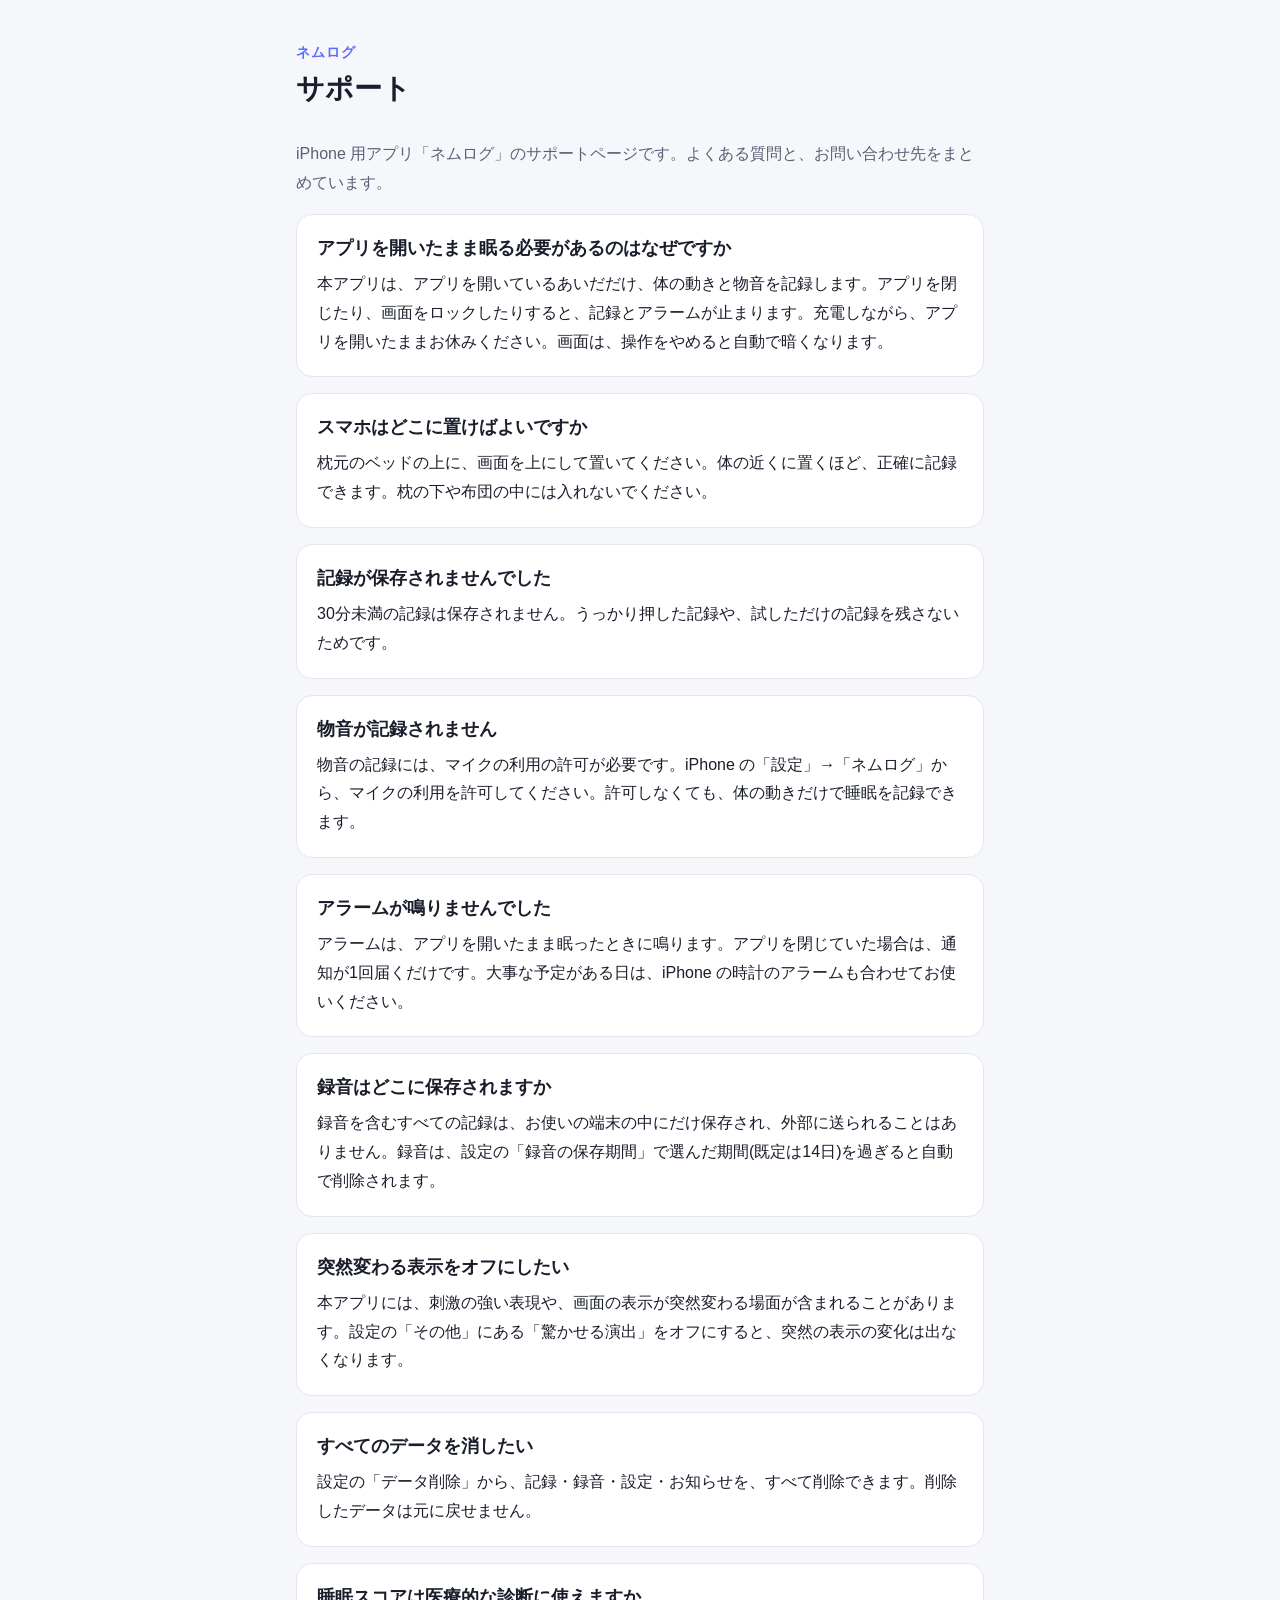
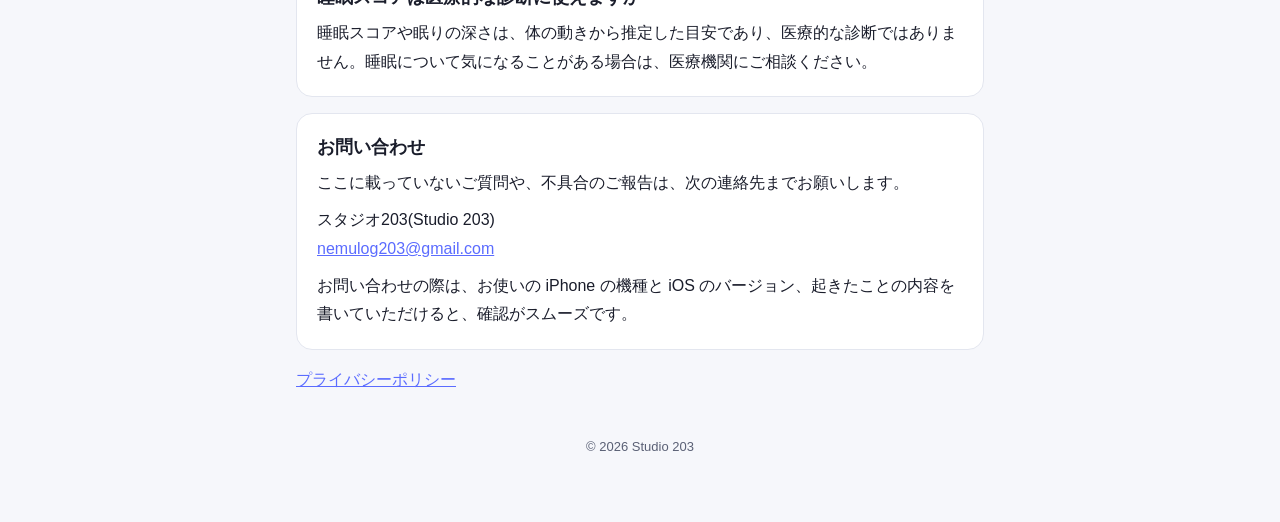
<file: index.html>
<!doctype html>
<html lang="ja">
  <head>
    <meta charset="utf-8" />
    <meta name="viewport" content="width=device-width, initial-scale=1" />
    <meta name="color-scheme" content="light dark" />
    <title>ネムログ サポート</title>
    <link rel="stylesheet" href="style.css" />
  </head>
  <body>
    <main>
      <header>
        <p class="app-name">ネムログ</p>
        <h1>サポート</h1>
      </header>

      <p class="lead">iPhone 用アプリ「ネムログ」のサポートページです。よくある質問と、お問い合わせ先をまとめています。</p>

      <section>
        <h2>アプリを開いたまま眠る必要があるのはなぜですか</h2>
        <p>
          本アプリは、アプリを開いているあいだだけ、体の動きと物音を記録します。アプリを閉じたり、画面をロックしたりすると、記録とアラームが止まります。充電しながら、アプリを開いたままお休みください。画面は、操作をやめると自動で暗くなります。
        </p>
      </section>

      <section>
        <h2>スマホはどこに置けばよいですか</h2>
        <p>枕元のベッドの上に、画面を上にして置いてください。体の近くに置くほど、正確に記録できます。枕の下や布団の中には入れないでください。</p>
      </section>

      <section>
        <h2>記録が保存されませんでした</h2>
        <p>30分未満の記録は保存されません。うっかり押した記録や、試しただけの記録を残さないためです。</p>
      </section>

      <section>
        <h2>物音が記録されません</h2>
        <p>
          物音の記録には、マイクの利用の許可が必要です。iPhone の「設定」→「ネムログ」から、マイクの利用を許可してください。許可しなくても、体の動きだけで睡眠を記録できます。
        </p>
      </section>

      <section>
        <h2>アラームが鳴りませんでした</h2>
        <p>
          アラームは、アプリを開いたまま眠ったときに鳴ります。アプリを閉じていた場合は、通知が1回届くだけです。大事な予定がある日は、iPhone の時計のアラームも合わせてお使いください。
        </p>
      </section>

      <section>
        <h2>録音はどこに保存されますか</h2>
        <p>
          録音を含むすべての記録は、お使いの端末の中にだけ保存され、外部に送られることはありません。録音は、設定の「録音の保存期間」で選んだ期間(既定は14日)を過ぎると自動で削除されます。
        </p>
      </section>

      <section>
        <h2>突然変わる表示をオフにしたい</h2>
        <p>
          本アプリには、刺激の強い表現や、画面の表示が突然変わる場面が含まれることがあります。設定の「その他」にある「驚かせる演出」をオフにすると、突然の表示の変化は出なくなります。
        </p>
      </section>

      <section>
        <h2>すべてのデータを消したい</h2>
        <p>設定の「データ削除」から、記録・録音・設定・お知らせを、すべて削除できます。削除したデータは元に戻せません。</p>
      </section>

      <section>
        <h2>睡眠スコアは医療的な診断に使えますか</h2>
        <p>
          睡眠スコアや眠りの深さは、体の動きから推定した目安であり、医療的な診断ではありません。睡眠について気になることがある場合は、医療機関にご相談ください。
        </p>
      </section>

      <section>
        <h2>お問い合わせ</h2>
        <p>ここに載っていないご質問や、不具合のご報告は、次の連絡先までお願いします。</p>
        <p>スタジオ203(Studio 203)<br /><a href="mailto:nemulog203@gmail.com">nemulog203@gmail.com</a></p>
        <p>お問い合わせの際は、お使いの iPhone の機種と iOS のバージョン、起きたことの内容を書いていただけると、確認がスムーズです。</p>
      </section>

      <nav><a href="privacy.html">プライバシーポリシー</a></nav>

      <footer>© 2026 Studio 203</footer>
    </main>
  </body>
</html>
</file>
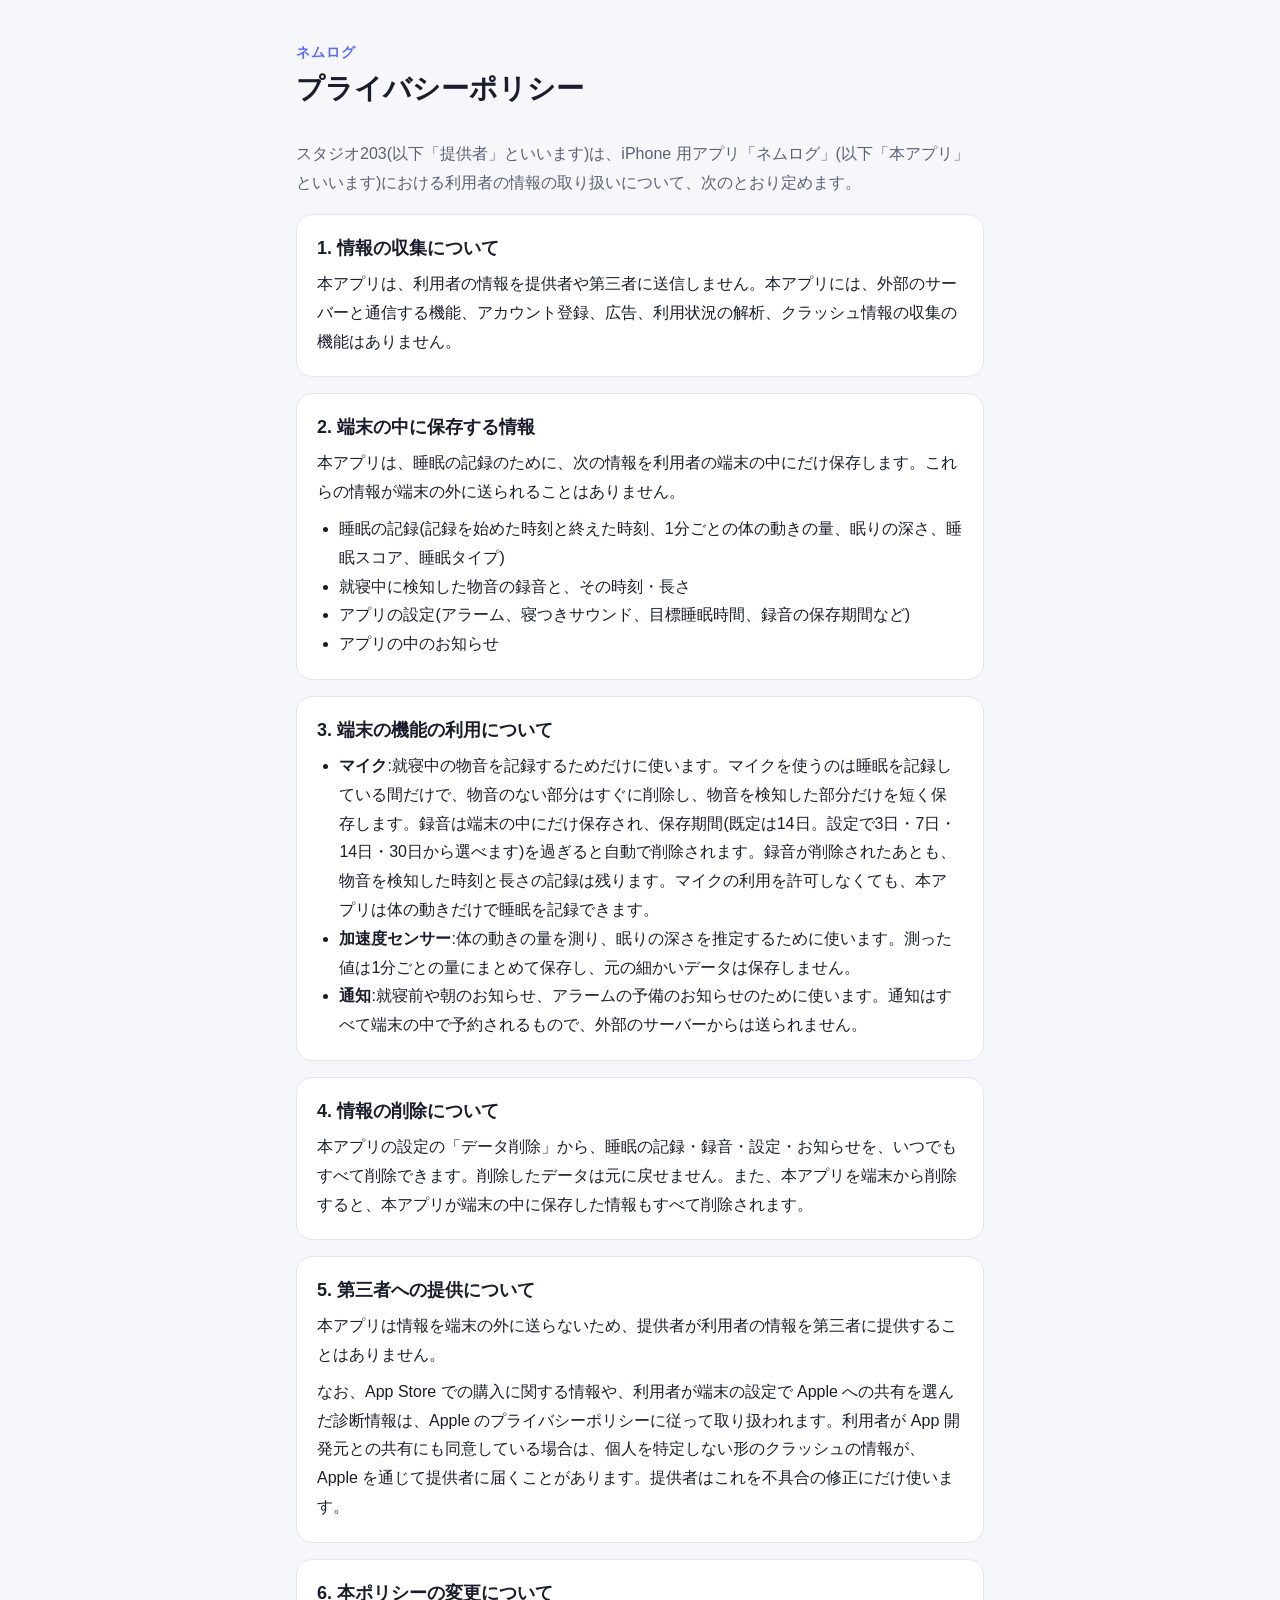
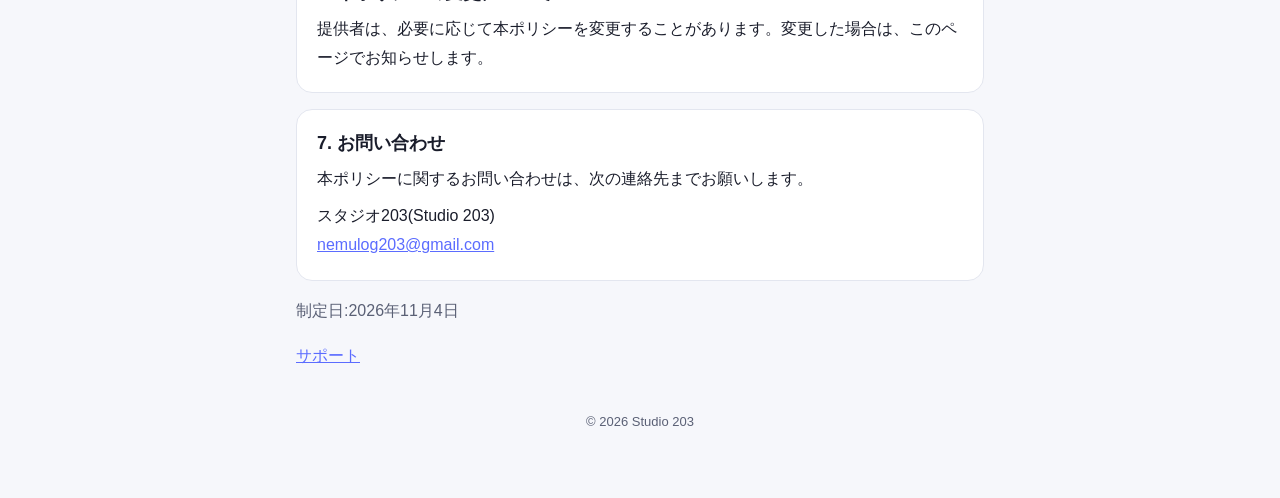
<file: privacy.html>
<!doctype html>
<html lang="ja">
  <head>
    <meta charset="utf-8" />
    <meta name="viewport" content="width=device-width, initial-scale=1" />
    <meta name="color-scheme" content="light dark" />
    <title>ネムログ プライバシーポリシー</title>
    <link rel="stylesheet" href="style.css" />
  </head>
  <body>
    <main>
      <header>
        <p class="app-name">ネムログ</p>
        <h1>プライバシーポリシー</h1>
      </header>

      <p class="lead">
        スタジオ203(以下「提供者」といいます)は、iPhone 用アプリ「ネムログ」(以下「本アプリ」といいます)における利用者の情報の取り扱いについて、次のとおり定めます。
      </p>

      <section>
        <h2>1. 情報の収集について</h2>
        <p>
          本アプリは、利用者の情報を提供者や第三者に送信しません。本アプリには、外部のサーバーと通信する機能、アカウント登録、広告、利用状況の解析、クラッシュ情報の収集の機能はありません。
        </p>
      </section>

      <section>
        <h2>2. 端末の中に保存する情報</h2>
        <p>本アプリは、睡眠の記録のために、次の情報を利用者の端末の中にだけ保存します。これらの情報が端末の外に送られることはありません。</p>
        <ul>
          <li>睡眠の記録(記録を始めた時刻と終えた時刻、1分ごとの体の動きの量、眠りの深さ、睡眠スコア、睡眠タイプ)</li>
          <li>就寝中に検知した物音の録音と、その時刻・長さ</li>
          <li>アプリの設定(アラーム、寝つきサウンド、目標睡眠時間、録音の保存期間など)</li>
          <li>アプリの中のお知らせ</li>
        </ul>
      </section>

      <section>
        <h2>3. 端末の機能の利用について</h2>
        <ul>
          <li>
            <strong>マイク</strong>:就寝中の物音を記録するためだけに使います。マイクを使うのは睡眠を記録している間だけで、物音のない部分はすぐに削除し、物音を検知した部分だけを短く保存します。録音は端末の中にだけ保存され、保存期間(既定は14日。設定で3日・7日・14日・30日から選べます)を過ぎると自動で削除されます。録音が削除されたあとも、物音を検知した時刻と長さの記録は残ります。マイクの利用を許可しなくても、本アプリは体の動きだけで睡眠を記録できます。
          </li>
          <li>
            <strong>加速度センサー</strong>:体の動きの量を測り、眠りの深さを推定するために使います。測った値は1分ごとの量にまとめて保存し、元の細かいデータは保存しません。
          </li>
          <li>
            <strong>通知</strong>:就寝前や朝のお知らせ、アラームの予備のお知らせのために使います。通知はすべて端末の中で予約されるもので、外部のサーバーからは送られません。
          </li>
        </ul>
      </section>

      <section>
        <h2>4. 情報の削除について</h2>
        <p>
          本アプリの設定の「データ削除」から、睡眠の記録・録音・設定・お知らせを、いつでもすべて削除できます。削除したデータは元に戻せません。また、本アプリを端末から削除すると、本アプリが端末の中に保存した情報もすべて削除されます。
        </p>
      </section>

      <section>
        <h2>5. 第三者への提供について</h2>
        <p>本アプリは情報を端末の外に送らないため、提供者が利用者の情報を第三者に提供することはありません。</p>
        <p>
          なお、App Store での購入に関する情報や、利用者が端末の設定で Apple への共有を選んだ診断情報は、Apple のプライバシーポリシーに従って取り扱われます。利用者が App 開発元との共有にも同意している場合は、個人を特定しない形のクラッシュの情報が、Apple を通じて提供者に届くことがあります。提供者はこれを不具合の修正にだけ使います。
        </p>
      </section>

      <section>
        <h2>6. 本ポリシーの変更について</h2>
        <p>提供者は、必要に応じて本ポリシーを変更することがあります。変更した場合は、このページでお知らせします。</p>
      </section>

      <section>
        <h2>7. お問い合わせ</h2>
        <p>本ポリシーに関するお問い合わせは、次の連絡先までお願いします。</p>
        <p>スタジオ203(Studio 203)<br /><a href="mailto:nemulog203@gmail.com">nemulog203@gmail.com</a></p>
      </section>

      <p class="lead date">制定日:2026年11月4日</p>

      <nav><a href="index.html">サポート</a></nav>

      <footer>© 2026 Studio 203</footer>
    </main>
  </body>
</html>
</file>
<file: style.css>
/* ネムログのサポート・プライバシーポリシーのページ。外部のフォントやスクリプトは読み込まない */
:root {
  --bg: #f6f7fb;
  --surface: #ffffff;
  --text: #1a1d2b;
  --text-secondary: #5a6075;
  --border: #e3e6ef;
  --accent: #5b6cff;
}

@media (prefers-color-scheme: dark) {
  :root {
    --bg: #070b1a;
    --surface: #111729;
    --text: #e8eaf3;
    --text-secondary: #9aa1b8;
    --border: #1f2740;
    --accent: #8e9bff;
  }
}

* {
  box-sizing: border-box;
}

body {
  margin: 0;
  background: var(--bg);
  color: var(--text);
  font-family: -apple-system, BlinkMacSystemFont, "Hiragino Sans", "Hiragino Kaku Gothic ProN", "Noto Sans JP",
    "Yu Gothic", sans-serif;
  line-height: 1.8;
  -webkit-text-size-adjust: 100%;
}

main {
  max-width: 720px;
  margin: 0 auto;
  padding: 40px 16px 64px;
}

header {
  margin-bottom: 32px;
}

.app-name {
  margin: 0;
  color: var(--accent);
  font-size: 14px;
  font-weight: 600;
  letter-spacing: 0.08em;
}

h1 {
  margin: 4px 0 0;
  font-size: 28px;
  line-height: 1.4;
}

h2 {
  margin: 0 0 8px;
  font-size: 18px;
  line-height: 1.5;
}

section {
  margin-top: 16px;
  padding: 20px;
  background: var(--surface);
  border: 1px solid var(--border);
  border-radius: 16px;
}

p,
ul {
  margin: 0;
}

p + p,
p + ul,
ul + p {
  margin-top: 8px;
}

ul {
  padding-left: 1.4em;
}

.lead {
  color: var(--text-secondary);
}

a {
  color: var(--accent);
}

nav {
  margin-top: 16px;
}

footer {
  margin-top: 40px;
  color: var(--text-secondary);
  font-size: 13px;
  text-align: center;
}

.date {
  margin-top: 16px;
}
</file>
